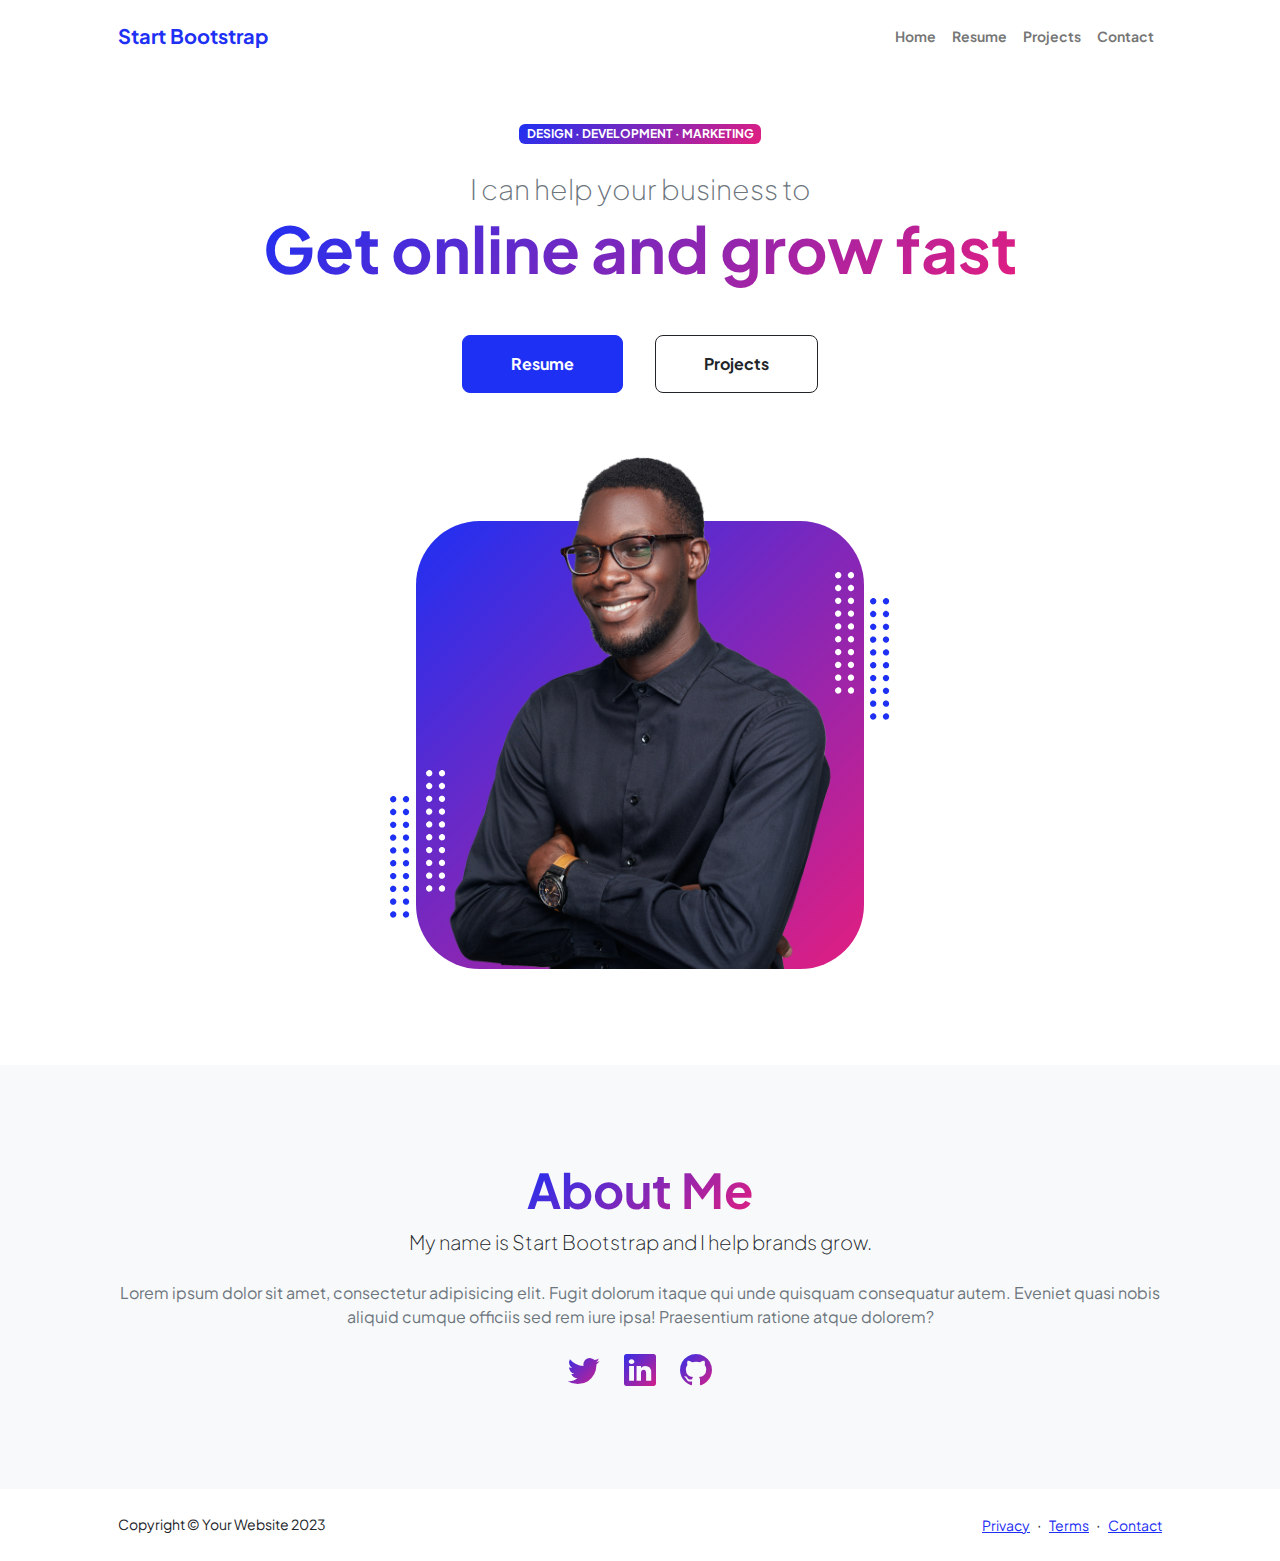
<file: bootstrapTemplate/startbootstrap-personal-gh-pages/index.html>
<!DOCTYPE html>
<html lang="en">
    <head>
        <meta charset="utf-8" />
        <meta name="viewport" content="width=device-width, initial-scale=1, shrink-to-fit=no" />
        <meta name="description" content="" />
        <meta name="author" content="" />
        <title>Personal - Start Bootstrap Theme</title>
        <!-- Favicon-->
        <link rel="icon" type="image/x-icon" href="assets/favicon.ico" />
        <!-- Custom Google font-->
        <link rel="preconnect" href="https://fonts.googleapis.com" />
        <link rel="preconnect" href="https://fonts.gstatic.com" crossorigin />
        <link href="https://fonts.googleapis.com/css2?family=Plus+Jakarta+Sans:wght@100;200;300;400;500;600;700;800;900&amp;display=swap" rel="stylesheet" />
        <!-- Bootstrap icons-->
        <link href="https://cdn.jsdelivr.net/npm/bootstrap-icons@1.8.1/font/bootstrap-icons.css" rel="stylesheet" />
        <!-- Core theme CSS (includes Bootstrap)-->
        <link href="css/styles.css" rel="stylesheet" />
    </head>
    <body class="d-flex flex-column h-100">
        <main class="flex-shrink-0">
            <!-- Navigation-->
            <nav class="navbar navbar-expand-lg navbar-light bg-white py-3">
                <div class="container px-5">
                    <a class="navbar-brand" href="index.html"><span class="fw-bolder text-primary">Start Bootstrap</span></a>
                    <button class="navbar-toggler" type="button" data-bs-toggle="collapse" data-bs-target="#navbarSupportedContent" aria-controls="navbarSupportedContent" aria-expanded="false" aria-label="Toggle navigation"><span class="navbar-toggler-icon"></span></button>
                    <div class="collapse navbar-collapse" id="navbarSupportedContent">
                        <ul class="navbar-nav ms-auto mb-2 mb-lg-0 small fw-bolder">
                            <li class="nav-item"><a class="nav-link" href="index.html">Home</a></li>
                            <li class="nav-item"><a class="nav-link" href="resume.html">Resume</a></li>
                            <li class="nav-item"><a class="nav-link" href="projects.html">Projects</a></li>
                            <li class="nav-item"><a class="nav-link" href="contact.html">Contact</a></li>
                        </ul>
                    </div>
                </div>
            </nav>
            <!-- Header-->
            <header class="py-5">
                <div class="container px-5 pb-5">
                    <div class="row gx-5 align-items-center">
                        <div class="col-xxl-5">
                            <!-- Header text content-->
                            <div class="text-center text-xxl-start">
                                <div class="badge bg-gradient-primary-to-secondary text-white mb-4"><div class="text-uppercase">Design &middot; Development &middot; Marketing</div></div>
                                <div class="fs-3 fw-light text-muted">I can help your business to</div>
                                <h1 class="display-3 fw-bolder mb-5"><span class="text-gradient d-inline">Get online and grow fast</span></h1>
                                <div class="d-grid gap-3 d-sm-flex justify-content-sm-center justify-content-xxl-start mb-3">
                                    <a class="btn btn-primary btn-lg px-5 py-3 me-sm-3 fs-6 fw-bolder" href="resume.html">Resume</a>
                                    <a class="btn btn-outline-dark btn-lg px-5 py-3 fs-6 fw-bolder" href="projects.html">Projects</a>
                                </div>
                            </div>
                        </div>
                        <div class="col-xxl-7">
                            <!-- Header profile picture-->
                            <div class="d-flex justify-content-center mt-5 mt-xxl-0">
                                <div class="profile bg-gradient-primary-to-secondary">
                                    <!-- TIP: For best results, use a photo with a transparent background like the demo example below-->
                                    <!-- Watch a tutorial on how to do this on YouTube (link)-->
                                    <img class="profile-img" src="assets/profile.png" alt="..." />
                                    <div class="dots-1">
                                        <!-- SVG Dots-->
                                        <svg version="1.1" xmlns="http://www.w3.org/2000/svg" xmlns:xlink="http://www.w3.org/1999/xlink" x="0px" y="0px" viewBox="0 0 191.6 1215.4" style="enable-background: new 0 0 191.6 1215.4" xml:space="preserve">
                                            <g transform="translate(0.000000,1280.000000) scale(0.100000,-0.100000)">
                                                <path d="M227.7,12788.6c-105-35-200-141-222-248c-43-206,163-412,369-369c155,32,275,190,260,339c-11,105-90,213-190,262        C383.7,12801.6,289.7,12808.6,227.7,12788.6z"></path>
                                                <path d="M1507.7,12788.6c-151-50-253-216-222-362c25-119,136-230,254-255c194-41,395,142,375,339c-11,105-90,213-190,262        C1663.7,12801.6,1569.7,12808.6,1507.7,12788.6z"></path>
                                                <path d="M227.7,11508.6c-105-35-200-141-222-248c-43-206,163-412,369-369c155,32,275,190,260,339c-11,105-90,213-190,262        C383.7,11521.6,289.7,11528.6,227.7,11508.6z"></path>
                                                <path d="M1507.7,11508.6c-151-50-253-216-222-362c25-119,136-230,254-255c194-41,395,142,375,339c-11,105-90,213-190,262        C1663.7,11521.6,1569.7,11528.6,1507.7,11508.6z"></path>
                                                <path d="M227.7,10228.6c-105-35-200-141-222-248c-43-206,163-412,369-369c155,32,275,190,260,339c-11,105-90,213-190,262        C383.7,10241.6,289.7,10248.6,227.7,10228.6z"></path>
                                                <path d="M1507.7,10228.6c-105-35-200-141-222-248c-43-206,163-412,369-369c155,32,275,190,260,339c-11,105-90,213-190,262        C1663.7,10241.6,1569.7,10248.6,1507.7,10228.6z"></path>
                                                <path d="M227.7,8948.6c-105-35-200-141-222-248c-43-206,163-412,369-369c155,32,275,190,260,339c-11,105-90,213-190,262        C383.7,8961.6,289.7,8968.6,227.7,8948.6z"></path>
                                                <path d="M1507.7,8948.6c-105-35-200-141-222-248c-43-206,163-412,369-369c155,32,275,190,260,339c-11,105-90,213-190,262        C1663.7,8961.6,1569.7,8968.6,1507.7,8948.6z"></path>
                                                <path d="M227.7,7668.6c-105-35-200-141-222-248c-43-206,163-412,369-369c155,32,275,190,260,339c-11,105-90,213-190,262        C383.7,7681.6,289.7,7688.6,227.7,7668.6z"></path>
                                                <path d="M1507.7,7668.6c-105-35-200-141-222-248c-43-206,163-412,369-369c155,32,275,190,260,339c-11,105-90,213-190,262        C1663.7,7681.6,1569.7,7688.6,1507.7,7668.6z"></path>
                                                <path d="M227.7,6388.6c-105-35-200-141-222-248c-43-206,163-412,369-369c155,32,275,190,260,339c-11,105-90,213-190,262        C383.7,6401.6,289.7,6408.6,227.7,6388.6z"></path>
                                                <path d="M1507.7,6388.6c-105-35-200-141-222-248c-43-206,163-412,369-369c155,32,275,190,260,339c-11,105-90,213-190,262        C1663.7,6401.6,1569.7,6408.6,1507.7,6388.6z"></path>
                                                <path d="M227.7,5108.6c-105-35-200-141-222-248c-43-206,163-412,369-369c155,32,275,190,260,339c-11,105-90,213-190,262        C383.7,5121.6,289.7,5128.6,227.7,5108.6z"></path>
                                                <path d="M1507.7,5108.6c-105-35-200-141-222-248c-43-206,163-412,369-369c155,32,275,190,260,339c-11,105-90,213-190,262        C1663.7,5121.6,1569.7,5128.6,1507.7,5108.6z"></path>
                                                <path d="M227.7,3828.6c-105-35-200-141-222-248c-43-206,163-412,369-369c155,32,275,190,260,339c-11,105-90,213-190,262        C383.7,3841.6,289.7,3848.6,227.7,3828.6z"></path>
                                                <path d="M1507.7,3828.6c-105-35-200-141-222-248c-43-206,163-412,369-369c155,32,275,190,260,339c-11,105-90,213-190,262        C1663.7,3841.6,1569.7,3848.6,1507.7,3828.6z"></path>
                                                <path d="M227.7,2548.6c-105-35-200-141-222-248c-43-206,163-412,369-369c155,32,275,190,260,339c-11,105-90,213-190,262        C383.7,2561.6,289.7,2568.6,227.7,2548.6z"></path>
                                                <path d="M1507.7,2548.6c-105-35-200-141-222-248c-43-206,163-412,369-369c155,32,275,190,260,339c-11,105-90,213-190,262        C1663.7,2561.6,1569.7,2568.6,1507.7,2548.6z"></path>
                                                <path d="M227.7,1268.6c-105-35-200-141-222-248c-43-206,163-412,369-369c155,32,275,190,260,339c-11,105-90,213-190,262        C383.7,1281.6,289.7,1288.6,227.7,1268.6z"></path>
                                                <path d="M1507.7,1268.6c-105-35-200-141-222-248c-43-206,163-412,369-369c155,32,275,190,260,339c-11,105-90,213-190,262        C1663.7,1281.6,1569.7,1288.6,1507.7,1268.6z"></path>
                                            </g>
                                        </svg>
                                        <!-- END of SVG dots-->
                                    </div>
                                    <div class="dots-2">
                                        <!-- SVG Dots-->
                                        <svg version="1.1" xmlns="http://www.w3.org/2000/svg" xmlns:xlink="http://www.w3.org/1999/xlink" x="0px" y="0px" viewBox="0 0 191.6 1215.4" style="enable-background: new 0 0 191.6 1215.4" xml:space="preserve">
                                            <g transform="translate(0.000000,1280.000000) scale(0.100000,-0.100000)">
                                                <path d="M227.7,12788.6c-105-35-200-141-222-248c-43-206,163-412,369-369c155,32,275,190,260,339c-11,105-90,213-190,262        C383.7,12801.6,289.7,12808.6,227.7,12788.6z"></path>
                                                <path d="M1507.7,12788.6c-151-50-253-216-222-362c25-119,136-230,254-255c194-41,395,142,375,339c-11,105-90,213-190,262        C1663.7,12801.6,1569.7,12808.6,1507.7,12788.6z"></path>
                                                <path d="M227.7,11508.6c-105-35-200-141-222-248c-43-206,163-412,369-369c155,32,275,190,260,339c-11,105-90,213-190,262        C383.7,11521.6,289.7,11528.6,227.7,11508.6z"></path>
                                                <path d="M1507.7,11508.6c-151-50-253-216-222-362c25-119,136-230,254-255c194-41,395,142,375,339c-11,105-90,213-190,262        C1663.7,11521.6,1569.7,11528.6,1507.7,11508.6z"></path>
                                                <path d="M227.7,10228.6c-105-35-200-141-222-248c-43-206,163-412,369-369c155,32,275,190,260,339c-11,105-90,213-190,262        C383.7,10241.6,289.7,10248.6,227.7,10228.6z"></path>
                                                <path d="M1507.7,10228.6c-105-35-200-141-222-248c-43-206,163-412,369-369c155,32,275,190,260,339c-11,105-90,213-190,262        C1663.7,10241.6,1569.7,10248.6,1507.7,10228.6z"></path>
                                                <path d="M227.7,8948.6c-105-35-200-141-222-248c-43-206,163-412,369-369c155,32,275,190,260,339c-11,105-90,213-190,262        C383.7,8961.6,289.7,8968.6,227.7,8948.6z"></path>
                                                <path d="M1507.7,8948.6c-105-35-200-141-222-248c-43-206,163-412,369-369c155,32,275,190,260,339c-11,105-90,213-190,262        C1663.7,8961.6,1569.7,8968.6,1507.7,8948.6z"></path>
                                                <path d="M227.7,7668.6c-105-35-200-141-222-248c-43-206,163-412,369-369c155,32,275,190,260,339c-11,105-90,213-190,262        C383.7,7681.6,289.7,7688.6,227.7,7668.6z"></path>
                                                <path d="M1507.7,7668.6c-105-35-200-141-222-248c-43-206,163-412,369-369c155,32,275,190,260,339c-11,105-90,213-190,262        C1663.7,7681.6,1569.7,7688.6,1507.7,7668.6z"></path>
                                                <path d="M227.7,6388.6c-105-35-200-141-222-248c-43-206,163-412,369-369c155,32,275,190,260,339c-11,105-90,213-190,262        C383.7,6401.6,289.7,6408.6,227.7,6388.6z"></path>
                                                <path d="M1507.7,6388.6c-105-35-200-141-222-248c-43-206,163-412,369-369c155,32,275,190,260,339c-11,105-90,213-190,262        C1663.7,6401.6,1569.7,6408.6,1507.7,6388.6z"></path>
                                                <path d="M227.7,5108.6c-105-35-200-141-222-248c-43-206,163-412,369-369c155,32,275,190,260,339c-11,105-90,213-190,262        C383.7,5121.6,289.7,5128.6,227.7,5108.6z"></path>
                                                <path d="M1507.7,5108.6c-105-35-200-141-222-248c-43-206,163-412,369-369c155,32,275,190,260,339c-11,105-90,213-190,262        C1663.7,5121.6,1569.7,5128.6,1507.7,5108.6z"></path>
                                                <path d="M227.7,3828.6c-105-35-200-141-222-248c-43-206,163-412,369-369c155,32,275,190,260,339c-11,105-90,213-190,262        C383.7,3841.6,289.7,3848.6,227.7,3828.6z"></path>
                                                <path d="M1507.7,3828.6c-105-35-200-141-222-248c-43-206,163-412,369-369c155,32,275,190,260,339c-11,105-90,213-190,262        C1663.7,3841.6,1569.7,3848.6,1507.7,3828.6z"></path>
                                                <path d="M227.7,2548.6c-105-35-200-141-222-248c-43-206,163-412,369-369c155,32,275,190,260,339c-11,105-90,213-190,262        C383.7,2561.6,289.7,2568.6,227.7,2548.6z"></path>
                                                <path d="M1507.7,2548.6c-105-35-200-141-222-248c-43-206,163-412,369-369c155,32,275,190,260,339c-11,105-90,213-190,262        C1663.7,2561.6,1569.7,2568.6,1507.7,2548.6z"></path>
                                                <path d="M227.7,1268.6c-105-35-200-141-222-248c-43-206,163-412,369-369c155,32,275,190,260,339c-11,105-90,213-190,262        C383.7,1281.6,289.7,1288.6,227.7,1268.6z"></path>
                                                <path d="M1507.7,1268.6c-105-35-200-141-222-248c-43-206,163-412,369-369c155,32,275,190,260,339c-11,105-90,213-190,262        C1663.7,1281.6,1569.7,1288.6,1507.7,1268.6z"></path>
                                            </g>
                                        </svg>
                                        <!-- END of SVG dots-->
                                    </div>
                                    <div class="dots-3">
                                        <!-- SVG Dots-->
                                        <svg version="1.1" xmlns="http://www.w3.org/2000/svg" xmlns:xlink="http://www.w3.org/1999/xlink" x="0px" y="0px" viewBox="0 0 191.6 1215.4" style="enable-background: new 0 0 191.6 1215.4" xml:space="preserve">
                                            <g transform="translate(0.000000,1280.000000) scale(0.100000,-0.100000)">
                                                <path d="M227.7,12788.6c-105-35-200-141-222-248c-43-206,163-412,369-369c155,32,275,190,260,339c-11,105-90,213-190,262        C383.7,12801.6,289.7,12808.6,227.7,12788.6z"></path>
                                                <path d="M1507.7,12788.6c-151-50-253-216-222-362c25-119,136-230,254-255c194-41,395,142,375,339c-11,105-90,213-190,262        C1663.7,12801.6,1569.7,12808.6,1507.7,12788.6z"></path>
                                                <path d="M227.7,11508.6c-105-35-200-141-222-248c-43-206,163-412,369-369c155,32,275,190,260,339c-11,105-90,213-190,262        C383.7,11521.6,289.7,11528.6,227.7,11508.6z"></path>
                                                <path d="M1507.7,11508.6c-151-50-253-216-222-362c25-119,136-230,254-255c194-41,395,142,375,339c-11,105-90,213-190,262        C1663.7,11521.6,1569.7,11528.6,1507.7,11508.6z"></path>
                                                <path d="M227.7,10228.6c-105-35-200-141-222-248c-43-206,163-412,369-369c155,32,275,190,260,339c-11,105-90,213-190,262        C383.7,10241.6,289.7,10248.6,227.7,10228.6z"></path>
                                                <path d="M1507.7,10228.6c-105-35-200-141-222-248c-43-206,163-412,369-369c155,32,275,190,260,339c-11,105-90,213-190,262        C1663.7,10241.6,1569.7,10248.6,1507.7,10228.6z"></path>
                                                <path d="M227.7,8948.6c-105-35-200-141-222-248c-43-206,163-412,369-369c155,32,275,190,260,339c-11,105-90,213-190,262        C383.7,8961.6,289.7,8968.6,227.7,8948.6z"></path>
                                                <path d="M1507.7,8948.6c-105-35-200-141-222-248c-43-206,163-412,369-369c155,32,275,190,260,339c-11,105-90,213-190,262        C1663.7,8961.6,1569.7,8968.6,1507.7,8948.6z"></path>
                                                <path d="M227.7,7668.6c-105-35-200-141-222-248c-43-206,163-412,369-369c155,32,275,190,260,339c-11,105-90,213-190,262        C383.7,7681.6,289.7,7688.6,227.7,7668.6z"></path>
                                                <path d="M1507.7,7668.6c-105-35-200-141-222-248c-43-206,163-412,369-369c155,32,275,190,260,339c-11,105-90,213-190,262        C1663.7,7681.6,1569.7,7688.6,1507.7,7668.6z"></path>
                                                <path d="M227.7,6388.6c-105-35-200-141-222-248c-43-206,163-412,369-369c155,32,275,190,260,339c-11,105-90,213-190,262        C383.7,6401.6,289.7,6408.6,227.7,6388.6z"></path>
                                                <path d="M1507.7,6388.6c-105-35-200-141-222-248c-43-206,163-412,369-369c155,32,275,190,260,339c-11,105-90,213-190,262        C1663.7,6401.6,1569.7,6408.6,1507.7,6388.6z"></path>
                                                <path d="M227.7,5108.6c-105-35-200-141-222-248c-43-206,163-412,369-369c155,32,275,190,260,339c-11,105-90,213-190,262        C383.7,5121.6,289.7,5128.6,227.7,5108.6z"></path>
                                                <path d="M1507.7,5108.6c-105-35-200-141-222-248c-43-206,163-412,369-369c155,32,275,190,260,339c-11,105-90,213-190,262        C1663.7,5121.6,1569.7,5128.6,1507.7,5108.6z"></path>
                                                <path d="M227.7,3828.6c-105-35-200-141-222-248c-43-206,163-412,369-369c155,32,275,190,260,339c-11,105-90,213-190,262        C383.7,3841.6,289.7,3848.6,227.7,3828.6z"></path>
                                                <path d="M1507.7,3828.6c-105-35-200-141-222-248c-43-206,163-412,369-369c155,32,275,190,260,339c-11,105-90,213-190,262        C1663.7,3841.6,1569.7,3848.6,1507.7,3828.6z"></path>
                                                <path d="M227.7,2548.6c-105-35-200-141-222-248c-43-206,163-412,369-369c155,32,275,190,260,339c-11,105-90,213-190,262        C383.7,2561.6,289.7,2568.6,227.7,2548.6z"></path>
                                                <path d="M1507.7,2548.6c-105-35-200-141-222-248c-43-206,163-412,369-369c155,32,275,190,260,339c-11,105-90,213-190,262        C1663.7,2561.6,1569.7,2568.6,1507.7,2548.6z"></path>
                                                <path d="M227.7,1268.6c-105-35-200-141-222-248c-43-206,163-412,369-369c155,32,275,190,260,339c-11,105-90,213-190,262        C383.7,1281.6,289.7,1288.6,227.7,1268.6z"></path>
                                                <path d="M1507.7,1268.6c-105-35-200-141-222-248c-43-206,163-412,369-369c155,32,275,190,260,339c-11,105-90,213-190,262        C1663.7,1281.6,1569.7,1288.6,1507.7,1268.6z"></path>
                                            </g>
                                        </svg>
                                        <!-- END of SVG dots-->
                                    </div>
                                    <div class="dots-4">
                                        <!-- SVG Dots-->
                                        <svg version="1.1" xmlns="http://www.w3.org/2000/svg" xmlns:xlink="http://www.w3.org/1999/xlink" x="0px" y="0px" viewBox="0 0 191.6 1215.4" style="enable-background: new 0 0 191.6 1215.4" xml:space="preserve">
                                            <g transform="translate(0.000000,1280.000000) scale(0.100000,-0.100000)">
                                                <path d="M227.7,12788.6c-105-35-200-141-222-248c-43-206,163-412,369-369c155,32,275,190,260,339c-11,105-90,213-190,262        C383.7,12801.6,289.7,12808.6,227.7,12788.6z"></path>
                                                <path d="M1507.7,12788.6c-151-50-253-216-222-362c25-119,136-230,254-255c194-41,395,142,375,339c-11,105-90,213-190,262        C1663.7,12801.6,1569.7,12808.6,1507.7,12788.6z"></path>
                                                <path d="M227.7,11508.6c-105-35-200-141-222-248c-43-206,163-412,369-369c155,32,275,190,260,339c-11,105-90,213-190,262        C383.7,11521.6,289.7,11528.6,227.7,11508.6z"></path>
                                                <path d="M1507.7,11508.6c-151-50-253-216-222-362c25-119,136-230,254-255c194-41,395,142,375,339c-11,105-90,213-190,262        C1663.7,11521.6,1569.7,11528.6,1507.7,11508.6z"></path>
                                                <path d="M227.7,10228.6c-105-35-200-141-222-248c-43-206,163-412,369-369c155,32,275,190,260,339c-11,105-90,213-190,262        C383.7,10241.6,289.7,10248.6,227.7,10228.6z"></path>
                                                <path d="M1507.7,10228.6c-105-35-200-141-222-248c-43-206,163-412,369-369c155,32,275,190,260,339c-11,105-90,213-190,262        C1663.7,10241.6,1569.7,10248.6,1507.7,10228.6z"></path>
                                                <path d="M227.7,8948.6c-105-35-200-141-222-248c-43-206,163-412,369-369c155,32,275,190,260,339c-11,105-90,213-190,262        C383.7,8961.6,289.7,8968.6,227.7,8948.6z"></path>
                                                <path d="M1507.7,8948.6c-105-35-200-141-222-248c-43-206,163-412,369-369c155,32,275,190,260,339c-11,105-90,213-190,262        C1663.7,8961.6,1569.7,8968.6,1507.7,8948.6z"></path>
                                                <path d="M227.7,7668.6c-105-35-200-141-222-248c-43-206,163-412,369-369c155,32,275,190,260,339c-11,105-90,213-190,262        C383.7,7681.6,289.7,7688.6,227.7,7668.6z"></path>
                                                <path d="M1507.7,7668.6c-105-35-200-141-222-248c-43-206,163-412,369-369c155,32,275,190,260,339c-11,105-90,213-190,262        C1663.7,7681.6,1569.7,7688.6,1507.7,7668.6z"></path>
                                                <path d="M227.7,6388.6c-105-35-200-141-222-248c-43-206,163-412,369-369c155,32,275,190,260,339c-11,105-90,213-190,262        C383.7,6401.6,289.7,6408.6,227.7,6388.6z"></path>
                                                <path d="M1507.7,6388.6c-105-35-200-141-222-248c-43-206,163-412,369-369c155,32,275,190,260,339c-11,105-90,213-190,262        C1663.7,6401.6,1569.7,6408.6,1507.7,6388.6z"></path>
                                                <path d="M227.7,5108.6c-105-35-200-141-222-248c-43-206,163-412,369-369c155,32,275,190,260,339c-11,105-90,213-190,262        C383.7,5121.6,289.7,5128.6,227.7,5108.6z"></path>
                                                <path d="M1507.7,5108.6c-105-35-200-141-222-248c-43-206,163-412,369-369c155,32,275,190,260,339c-11,105-90,213-190,262        C1663.7,5121.6,1569.7,5128.6,1507.7,5108.6z"></path>
                                                <path d="M227.7,3828.6c-105-35-200-141-222-248c-43-206,163-412,369-369c155,32,275,190,260,339c-11,105-90,213-190,262        C383.7,3841.6,289.7,3848.6,227.7,3828.6z"></path>
                                                <path d="M1507.7,3828.6c-105-35-200-141-222-248c-43-206,163-412,369-369c155,32,275,190,260,339c-11,105-90,213-190,262        C1663.7,3841.6,1569.7,3848.6,1507.7,3828.6z"></path>
                                                <path d="M227.7,2548.6c-105-35-200-141-222-248c-43-206,163-412,369-369c155,32,275,190,260,339c-11,105-90,213-190,262        C383.7,2561.6,289.7,2568.6,227.7,2548.6z"></path>
                                                <path d="M1507.7,2548.6c-105-35-200-141-222-248c-43-206,163-412,369-369c155,32,275,190,260,339c-11,105-90,213-190,262        C1663.7,2561.6,1569.7,2568.6,1507.7,2548.6z"></path>
                                                <path d="M227.7,1268.6c-105-35-200-141-222-248c-43-206,163-412,369-369c155,32,275,190,260,339c-11,105-90,213-190,262        C383.7,1281.6,289.7,1288.6,227.7,1268.6z"></path>
                                                <path d="M1507.7,1268.6c-105-35-200-141-222-248c-43-206,163-412,369-369c155,32,275,190,260,339c-11,105-90,213-190,262        C1663.7,1281.6,1569.7,1288.6,1507.7,1268.6z"></path>
                                            </g>
                                        </svg>
                                        <!-- END of SVG dots-->
                                    </div>
                                </div>
                            </div>
                        </div>
                    </div>
                </div>
            </header>
            <!-- About Section-->
            <section class="bg-light py-5">
                <div class="container px-5">
                    <div class="row gx-5 justify-content-center">
                        <div class="col-xxl-8">
                            <div class="text-center my-5">
                                <h2 class="display-5 fw-bolder"><span class="text-gradient d-inline">About Me</span></h2>
                                <p class="lead fw-light mb-4">My name is Start Bootstrap and I help brands grow.</p>
                                <p class="text-muted">Lorem ipsum dolor sit amet, consectetur adipisicing elit. Fugit dolorum itaque qui unde quisquam consequatur autem. Eveniet quasi nobis aliquid cumque officiis sed rem iure ipsa! Praesentium ratione atque dolorem?</p>
                                <div class="d-flex justify-content-center fs-2 gap-4">
                                    <a class="text-gradient" href="#!"><i class="bi bi-twitter"></i></a>
                                    <a class="text-gradient" href="#!"><i class="bi bi-linkedin"></i></a>
                                    <a class="text-gradient" href="#!"><i class="bi bi-github"></i></a>
                                </div>
                            </div>
                        </div>
                    </div>
                </div>
            </section>
        </main>
        <!-- Footer-->
        <footer class="bg-white py-4 mt-auto">
            <div class="container px-5">
                <div class="row align-items-center justify-content-between flex-column flex-sm-row">
                    <div class="col-auto"><div class="small m-0">Copyright &copy; Your Website 2023</div></div>
                    <div class="col-auto">
                        <a class="small" href="#!">Privacy</a>
                        <span class="mx-1">&middot;</span>
                        <a class="small" href="#!">Terms</a>
                        <span class="mx-1">&middot;</span>
                        <a class="small" href="#!">Contact</a>
                    </div>
                </div>
            </div>
        </footer>
        <!-- Bootstrap core JS-->
        <script src="https://cdn.jsdelivr.net/npm/bootstrap@5.2.3/dist/js/bootstrap.bundle.min.js"></script>
        <!-- Core theme JS-->
        <script src="js/scripts.js"></script>
    </body>
</html>
</file>
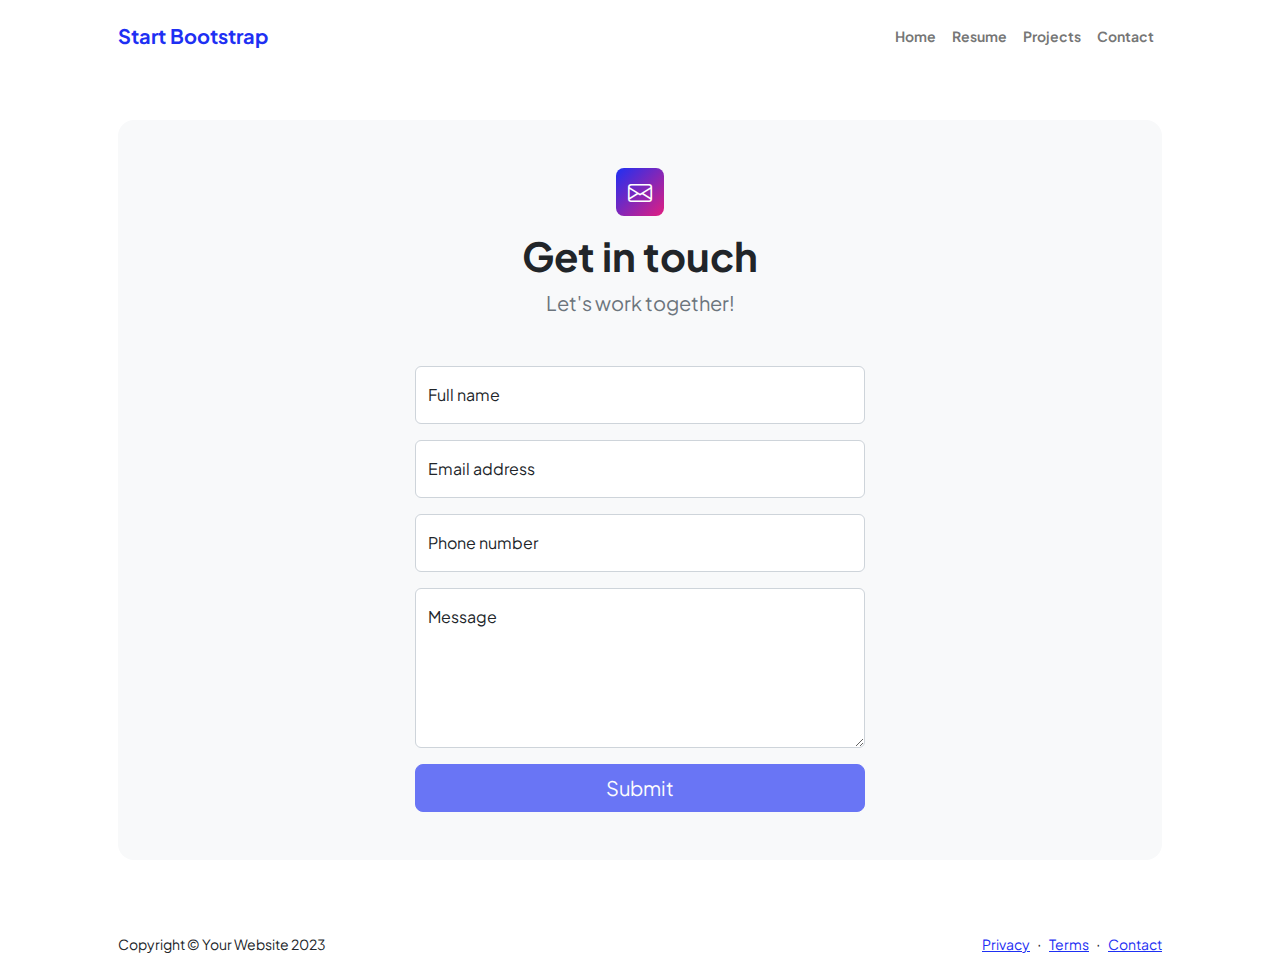
<file: bootstrapTemplate/startbootstrap-personal-gh-pages/contact.html>
<!DOCTYPE html>
<html lang="en">
    <head>
        <meta charset="utf-8" />
        <meta name="viewport" content="width=device-width, initial-scale=1, shrink-to-fit=no" />
        <meta name="description" content />
        <meta name="author" content />
        <title>Modern Business - Start Bootstrap Template</title>
        <!-- Favicon-->
        <link rel="icon" type="image/x-icon" href="assets/favicon.ico" />
        <!-- Custom Google font-->
        <link rel="preconnect" href="https://fonts.googleapis.com" />
        <link rel="preconnect" href="https://fonts.gstatic.com" crossorigin />
        <link href="https://fonts.googleapis.com/css2?family=Plus+Jakarta+Sans:wght@100;200;300;400;500;600;700;800;900&amp;display=swap" rel="stylesheet" />
        <!-- Bootstrap icons-->
        <link href="https://cdn.jsdelivr.net/npm/bootstrap-icons@1.8.1/font/bootstrap-icons.css" rel="stylesheet" />
        <!-- Core theme CSS (includes Bootstrap)-->
        <link href="css/styles.css" rel="stylesheet" />
    </head>
    <body class="d-flex flex-column">
        <main class="flex-shrink-0">
            <!-- Navigation-->
            <nav class="navbar navbar-expand-lg navbar-light bg-white py-3">
                <div class="container px-5">
                    <a class="navbar-brand" href="index.html"><span class="fw-bolder text-primary">Start Bootstrap</span></a>
                    <button class="navbar-toggler" type="button" data-bs-toggle="collapse" data-bs-target="#navbarSupportedContent" aria-controls="navbarSupportedContent" aria-expanded="false" aria-label="Toggle navigation"><span class="navbar-toggler-icon"></span></button>
                    <div class="collapse navbar-collapse" id="navbarSupportedContent">
                        <ul class="navbar-nav ms-auto mb-2 mb-lg-0 small fw-bolder">
                            <li class="nav-item"><a class="nav-link" href="index.html">Home</a></li>
                            <li class="nav-item"><a class="nav-link" href="resume.html">Resume</a></li>
                            <li class="nav-item"><a class="nav-link" href="projects.html">Projects</a></li>
                            <li class="nav-item"><a class="nav-link" href="contact.html">Contact</a></li>
                        </ul>
                    </div>
                </div>
            </nav>
            <!-- Page content-->
            <section class="py-5">
                <div class="container px-5">
                    <!-- Contact form-->
                    <div class="bg-light rounded-4 py-5 px-4 px-md-5">
                        <div class="text-center mb-5">
                            <div class="feature bg-primary bg-gradient-primary-to-secondary text-white rounded-3 mb-3"><i class="bi bi-envelope"></i></div>
                            <h1 class="fw-bolder">Get in touch</h1>
                            <p class="lead fw-normal text-muted mb-0">Let's work together!</p>
                        </div>
                        <div class="row gx-5 justify-content-center">
                            <div class="col-lg-8 col-xl-6">
                                <!-- * * * * * * * * * * * * * * *-->
                                <!-- * * SB Forms Contact Form * *-->
                                <!-- * * * * * * * * * * * * * * *-->
                                <!-- This form is pre-integrated with SB Forms.-->
                                <!-- To make this form functional, sign up at-->
                                <!-- https://startbootstrap.com/solution/contact-forms-->
                                <!-- to get an API token!-->
                                <form id="contactForm" data-sb-form-api-token="API_TOKEN">
                                    <!-- Name input-->
                                    <div class="form-floating mb-3">
                                        <input class="form-control" id="name" type="text" placeholder="Enter your name..." data-sb-validations="required" />
                                        <label for="name">Full name</label>
                                        <div class="invalid-feedback" data-sb-feedback="name:required">A name is required.</div>
                                    </div>
                                    <!-- Email address input-->
                                    <div class="form-floating mb-3">
                                        <input class="form-control" id="email" type="email" placeholder="name@example.com" data-sb-validations="required,email" />
                                        <label for="email">Email address</label>
                                        <div class="invalid-feedback" data-sb-feedback="email:required">An email is required.</div>
                                        <div class="invalid-feedback" data-sb-feedback="email:email">Email is not valid.</div>
                                    </div>
                                    <!-- Phone number input-->
                                    <div class="form-floating mb-3">
                                        <input class="form-control" id="phone" type="tel" placeholder="(123) 456-7890" data-sb-validations="required" />
                                        <label for="phone">Phone number</label>
                                        <div class="invalid-feedback" data-sb-feedback="phone:required">A phone number is required.</div>
                                    </div>
                                    <!-- Message input-->
                                    <div class="form-floating mb-3">
                                        <textarea class="form-control" id="message" type="text" placeholder="Enter your message here..." style="height: 10rem" data-sb-validations="required"></textarea>
                                        <label for="message">Message</label>
                                        <div class="invalid-feedback" data-sb-feedback="message:required">A message is required.</div>
                                    </div>
                                    <!-- Submit success message-->
                                    <!---->
                                    <!-- This is what your users will see when the form-->
                                    <!-- has successfully submitted-->
                                    <div class="d-none" id="submitSuccessMessage">
                                        <div class="text-center mb-3">
                                            <div class="fw-bolder">Form submission successful!</div>
                                            To activate this form, sign up at
                                            <br />
                                            <a href="https://startbootstrap.com/solution/contact-forms">https://startbootstrap.com/solution/contact-forms</a>
                                        </div>
                                    </div>
                                    <!-- Submit error message-->
                                    <!---->
                                    <!-- This is what your users will see when there is-->
                                    <!-- an error submitting the form-->
                                    <div class="d-none" id="submitErrorMessage"><div class="text-center text-danger mb-3">Error sending message!</div></div>
                                    <!-- Submit Button-->
                                    <div class="d-grid"><button class="btn btn-primary btn-lg disabled" id="submitButton" type="submit">Submit</button></div>
                                </form>
                            </div>
                        </div>
                    </div>
                </div>
            </section>
        </main>
        <!-- Footer-->
        <footer class="bg-white py-4 mt-auto">
            <div class="container px-5">
                <div class="row align-items-center justify-content-between flex-column flex-sm-row">
                    <div class="col-auto"><div class="small m-0">Copyright &copy; Your Website 2023</div></div>
                    <div class="col-auto">
                        <a class="small" href="#!">Privacy</a>
                        <span class="mx-1">&middot;</span>
                        <a class="small" href="#!">Terms</a>
                        <span class="mx-1">&middot;</span>
                        <a class="small" href="#!">Contact</a>
                    </div>
                </div>
            </div>
        </footer>
        <!-- Bootstrap core JS-->
        <script src="https://cdn.jsdelivr.net/npm/bootstrap@5.2.3/dist/js/bootstrap.bundle.min.js"></script>
        <!-- Core theme JS-->
        <script src="js/scripts.js"></script>
        <!-- * * * * * * * * * * * * * * * * * * * * * * * * * * * * * * * * * * * * * * * *-->
        <!-- * *                               SB Forms JS                               * *-->
        <!-- * * Activate your form at https://startbootstrap.com/solution/contact-forms * *-->
        <!-- * * * * * * * * * * * * * * * * * * * * * * * * * * * * * * * * * * * * * * * *-->
        <script src="https://cdn.startbootstrap.com/sb-forms-latest.js"></script>
    </body>
</html>
</file>
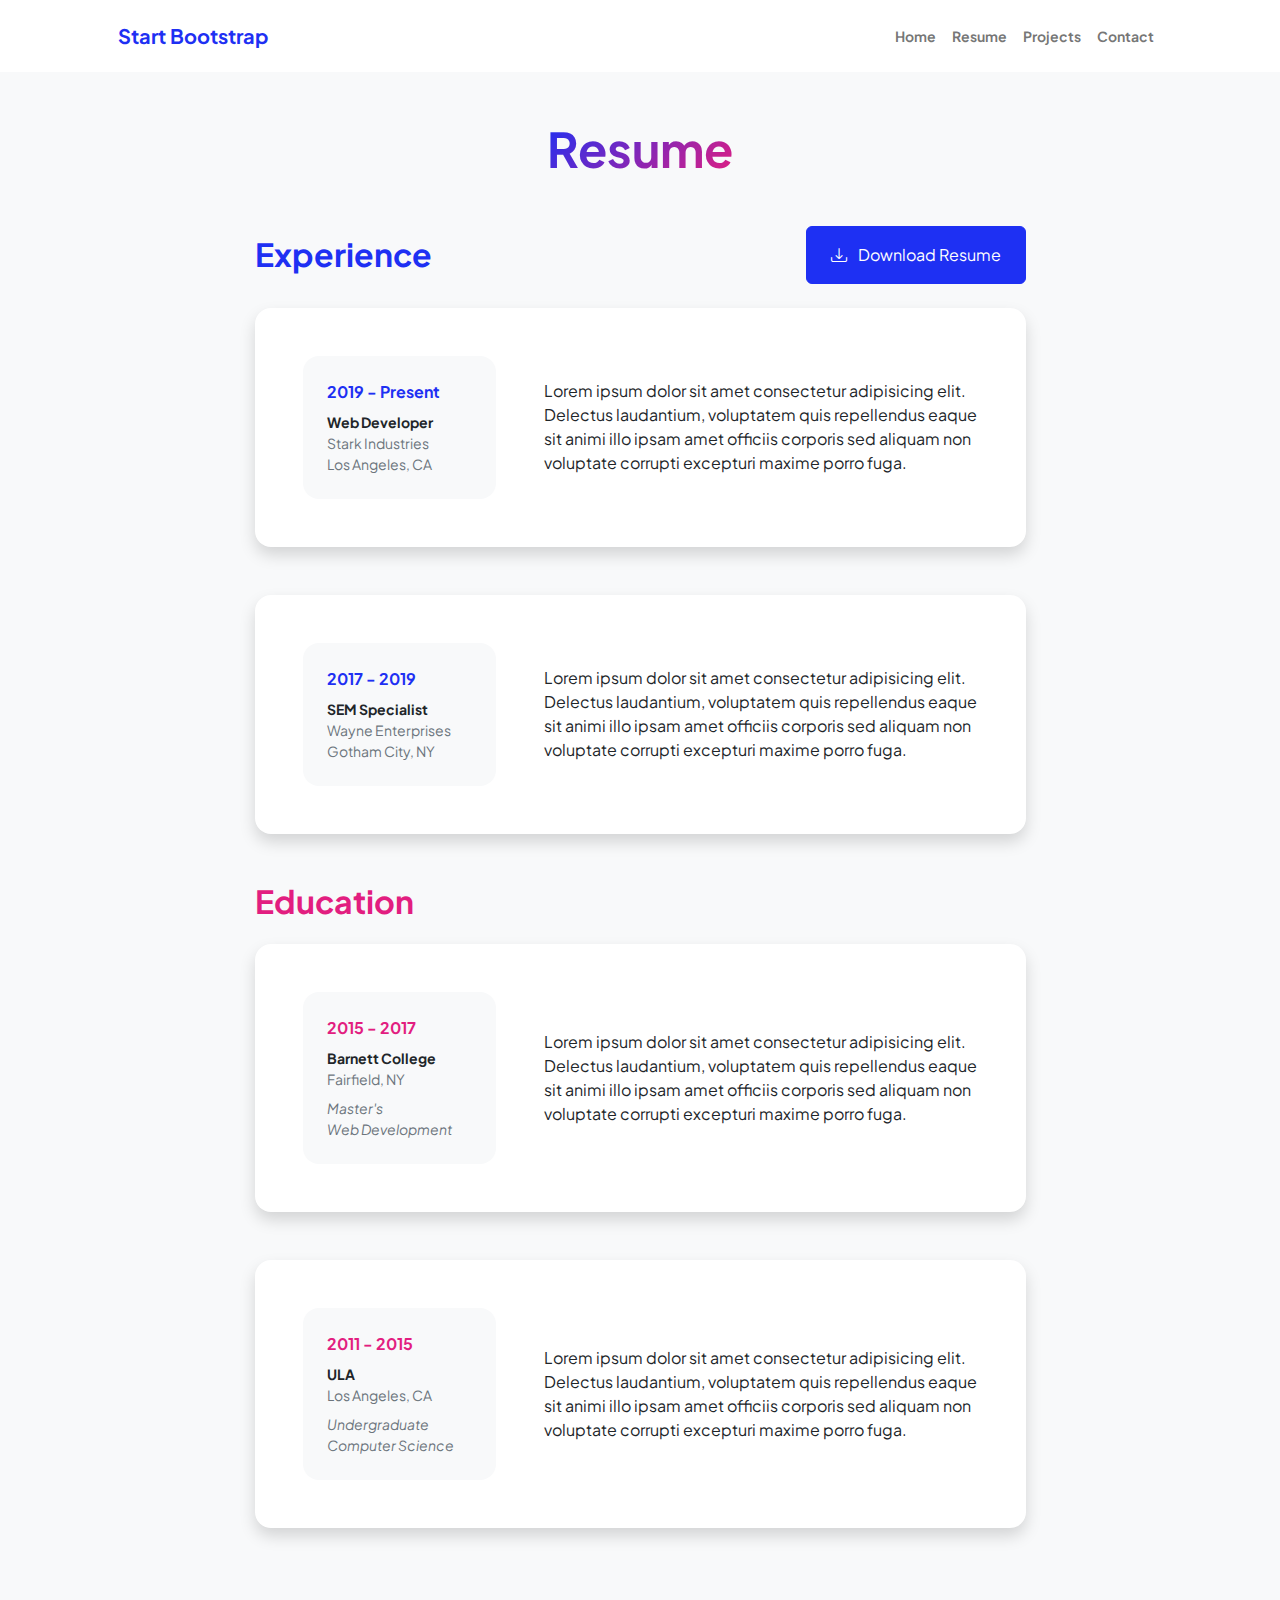
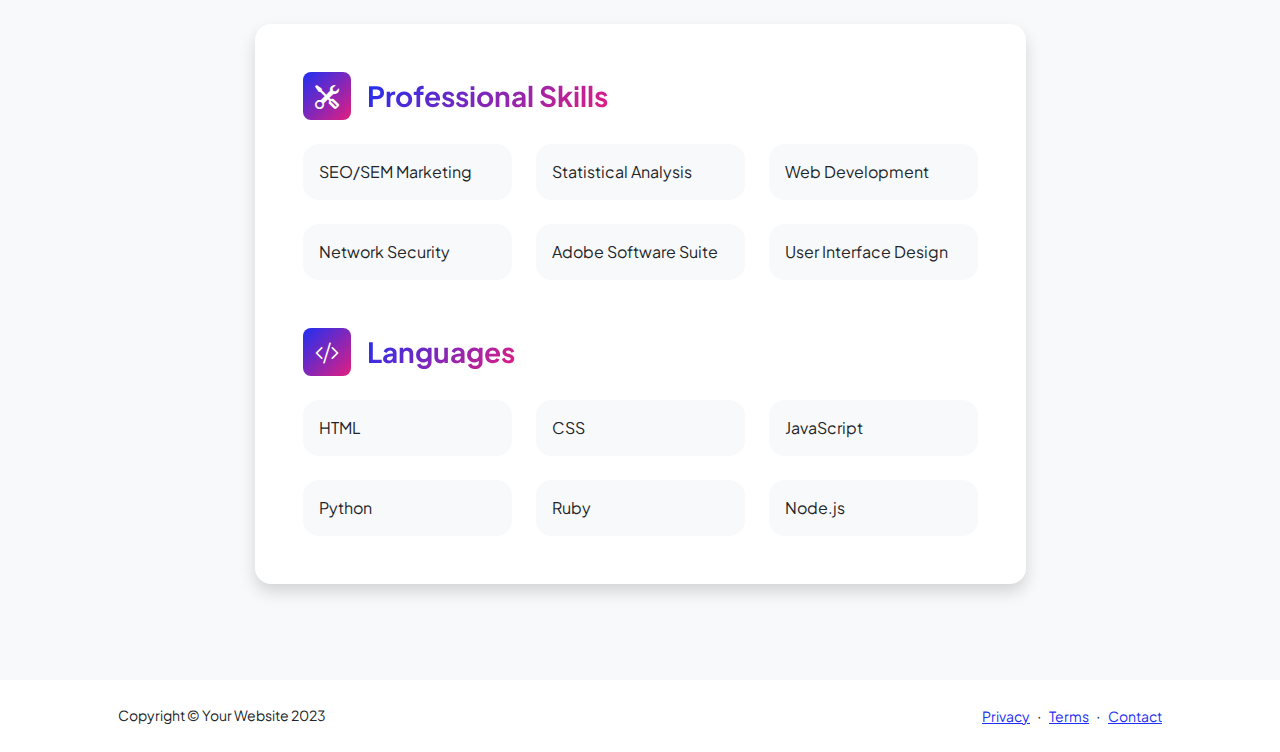
<file: bootstrapTemplate/startbootstrap-personal-gh-pages/resume.html>
<!DOCTYPE html>
<html lang="en">
    <head>
        <meta charset="utf-8" />
        <meta name="viewport" content="width=device-width, initial-scale=1, shrink-to-fit=no" />
        <meta name="description" content="" />
        <meta name="author" content="" />
        <title>Personal - Start Bootstrap Template</title>
        <!-- Favicon-->
        <link rel="icon" type="image/x-icon" href="assets/favicon.ico" />
        <!-- Custom Google font-->
        <link rel="preconnect" href="https://fonts.googleapis.com" />
        <link rel="preconnect" href="https://fonts.gstatic.com" crossorigin />
        <link href="https://fonts.googleapis.com/css2?family=Plus+Jakarta+Sans:wght@100;200;300;400;500;600;700;800;900&amp;display=swap" rel="stylesheet" />
        <!-- Bootstrap icons-->
        <link href="https://cdn.jsdelivr.net/npm/bootstrap-icons@1.8.1/font/bootstrap-icons.css" rel="stylesheet" />
        <!-- Core theme CSS (includes Bootstrap)-->
        <link href="css/styles.css" rel="stylesheet" />
    </head>
    <body class="d-flex flex-column h-100 bg-light">
        <main class="flex-shrink-0">
            <!-- Navigation-->
            <nav class="navbar navbar-expand-lg navbar-light bg-white py-3">
                <div class="container px-5">
                    <a class="navbar-brand" href="index.html"><span class="fw-bolder text-primary">Start Bootstrap</span></a>
                    <button class="navbar-toggler" type="button" data-bs-toggle="collapse" data-bs-target="#navbarSupportedContent" aria-controls="navbarSupportedContent" aria-expanded="false" aria-label="Toggle navigation"><span class="navbar-toggler-icon"></span></button>
                    <div class="collapse navbar-collapse" id="navbarSupportedContent">
                        <ul class="navbar-nav ms-auto mb-2 mb-lg-0 small fw-bolder">
                            <li class="nav-item"><a class="nav-link" href="index.html">Home</a></li>
                            <li class="nav-item"><a class="nav-link" href="resume.html">Resume</a></li>
                            <li class="nav-item"><a class="nav-link" href="projects.html">Projects</a></li>
                            <li class="nav-item"><a class="nav-link" href="contact.html">Contact</a></li>
                        </ul>
                    </div>
                </div>
            </nav>
            <!-- Page Content-->
            <div class="container px-5 my-5">
                <div class="text-center mb-5">
                    <h1 class="display-5 fw-bolder mb-0"><span class="text-gradient d-inline">Resume</span></h1>
                </div>
                <div class="row gx-5 justify-content-center">
                    <div class="col-lg-11 col-xl-9 col-xxl-8">
                        <!-- Experience Section-->
                        <section>
                            <div class="d-flex align-items-center justify-content-between mb-4">
                                <h2 class="text-primary fw-bolder mb-0">Experience</h2>
                                <!-- Download resume button-->
                                <!-- Note: Set the link href target to a PDF file within your project-->
                                <a class="btn btn-primary px-4 py-3" href="#!">
                                    <div class="d-inline-block bi bi-download me-2"></div>
                                    Download Resume
                                </a>
                            </div>
                            <!-- Experience Card 1-->
                            <div class="card shadow border-0 rounded-4 mb-5">
                                <div class="card-body p-5">
                                    <div class="row align-items-center gx-5">
                                        <div class="col text-center text-lg-start mb-4 mb-lg-0">
                                            <div class="bg-light p-4 rounded-4">
                                                <div class="text-primary fw-bolder mb-2">2019 - Present</div>
                                                <div class="small fw-bolder">Web Developer</div>
                                                <div class="small text-muted">Stark Industries</div>
                                                <div class="small text-muted">Los Angeles, CA</div>
                                            </div>
                                        </div>
                                        <div class="col-lg-8"><div>Lorem ipsum dolor sit amet consectetur adipisicing elit. Delectus laudantium, voluptatem quis repellendus eaque sit animi illo ipsam amet officiis corporis sed aliquam non voluptate corrupti excepturi maxime porro fuga.</div></div>
                                    </div>
                                </div>
                            </div>
                            <!-- Experience Card 2-->
                            <div class="card shadow border-0 rounded-4 mb-5">
                                <div class="card-body p-5">
                                    <div class="row align-items-center gx-5">
                                        <div class="col text-center text-lg-start mb-4 mb-lg-0">
                                            <div class="bg-light p-4 rounded-4">
                                                <div class="text-primary fw-bolder mb-2">2017 - 2019</div>
                                                <div class="small fw-bolder">SEM Specialist</div>
                                                <div class="small text-muted">Wayne Enterprises</div>
                                                <div class="small text-muted">Gotham City, NY</div>
                                            </div>
                                        </div>
                                        <div class="col-lg-8"><div>Lorem ipsum dolor sit amet consectetur adipisicing elit. Delectus laudantium, voluptatem quis repellendus eaque sit animi illo ipsam amet officiis corporis sed aliquam non voluptate corrupti excepturi maxime porro fuga.</div></div>
                                    </div>
                                </div>
                            </div>
                        </section>
                        <!-- Education Section-->
                        <section>
                            <h2 class="text-secondary fw-bolder mb-4">Education</h2>
                            <!-- Education Card 1-->
                            <div class="card shadow border-0 rounded-4 mb-5">
                                <div class="card-body p-5">
                                    <div class="row align-items-center gx-5">
                                        <div class="col text-center text-lg-start mb-4 mb-lg-0">
                                            <div class="bg-light p-4 rounded-4">
                                                <div class="text-secondary fw-bolder mb-2">2015 - 2017</div>
                                                <div class="mb-2">
                                                    <div class="small fw-bolder">Barnett College</div>
                                                    <div class="small text-muted">Fairfield, NY</div>
                                                </div>
                                                <div class="fst-italic">
                                                    <div class="small text-muted">Master's</div>
                                                    <div class="small text-muted">Web Development</div>
                                                </div>
                                            </div>
                                        </div>
                                        <div class="col-lg-8"><div>Lorem ipsum dolor sit amet consectetur adipisicing elit. Delectus laudantium, voluptatem quis repellendus eaque sit animi illo ipsam amet officiis corporis sed aliquam non voluptate corrupti excepturi maxime porro fuga.</div></div>
                                    </div>
                                </div>
                            </div>
                            <!-- Education Card 2-->
                            <div class="card shadow border-0 rounded-4 mb-5">
                                <div class="card-body p-5">
                                    <div class="row align-items-center gx-5">
                                        <div class="col text-center text-lg-start mb-4 mb-lg-0">
                                            <div class="bg-light p-4 rounded-4">
                                                <div class="text-secondary fw-bolder mb-2">2011 - 2015</div>
                                                <div class="mb-2">
                                                    <div class="small fw-bolder">ULA</div>
                                                    <div class="small text-muted">Los Angeles, CA</div>
                                                </div>
                                                <div class="fst-italic">
                                                    <div class="small text-muted">Undergraduate</div>
                                                    <div class="small text-muted">Computer Science</div>
                                                </div>
                                            </div>
                                        </div>
                                        <div class="col-lg-8"><div>Lorem ipsum dolor sit amet consectetur adipisicing elit. Delectus laudantium, voluptatem quis repellendus eaque sit animi illo ipsam amet officiis corporis sed aliquam non voluptate corrupti excepturi maxime porro fuga.</div></div>
                                    </div>
                                </div>
                            </div>
                        </section>
                        <!-- Divider-->
                        <div class="pb-5"></div>
                        <!-- Skills Section-->
                        <section>
                            <!-- Skillset Card-->
                            <div class="card shadow border-0 rounded-4 mb-5">
                                <div class="card-body p-5">
                                    <!-- Professional skills list-->
                                    <div class="mb-5">
                                        <div class="d-flex align-items-center mb-4">
                                            <div class="feature bg-primary bg-gradient-primary-to-secondary text-white rounded-3 me-3"><i class="bi bi-tools"></i></div>
                                            <h3 class="fw-bolder mb-0"><span class="text-gradient d-inline">Professional Skills</span></h3>
                                        </div>
                                        <div class="row row-cols-1 row-cols-md-3 mb-4">
                                            <div class="col mb-4 mb-md-0"><div class="d-flex align-items-center bg-light rounded-4 p-3 h-100">SEO/SEM Marketing</div></div>
                                            <div class="col mb-4 mb-md-0"><div class="d-flex align-items-center bg-light rounded-4 p-3 h-100">Statistical Analysis</div></div>
                                            <div class="col"><div class="d-flex align-items-center bg-light rounded-4 p-3 h-100">Web Development</div></div>
                                        </div>
                                        <div class="row row-cols-1 row-cols-md-3">
                                            <div class="col mb-4 mb-md-0"><div class="d-flex align-items-center bg-light rounded-4 p-3 h-100">Network Security</div></div>
                                            <div class="col mb-4 mb-md-0"><div class="d-flex align-items-center bg-light rounded-4 p-3 h-100">Adobe Software Suite</div></div>
                                            <div class="col"><div class="d-flex align-items-center bg-light rounded-4 p-3 h-100">User Interface Design</div></div>
                                        </div>
                                    </div>
                                    <!-- Languages list-->
                                    <div class="mb-0">
                                        <div class="d-flex align-items-center mb-4">
                                            <div class="feature bg-primary bg-gradient-primary-to-secondary text-white rounded-3 me-3"><i class="bi bi-code-slash"></i></div>
                                            <h3 class="fw-bolder mb-0"><span class="text-gradient d-inline">Languages</span></h3>
                                        </div>
                                        <div class="row row-cols-1 row-cols-md-3 mb-4">
                                            <div class="col mb-4 mb-md-0"><div class="d-flex align-items-center bg-light rounded-4 p-3 h-100">HTML</div></div>
                                            <div class="col mb-4 mb-md-0"><div class="d-flex align-items-center bg-light rounded-4 p-3 h-100">CSS</div></div>
                                            <div class="col"><div class="d-flex align-items-center bg-light rounded-4 p-3 h-100">JavaScript</div></div>
                                        </div>
                                        <div class="row row-cols-1 row-cols-md-3">
                                            <div class="col mb-4 mb-md-0"><div class="d-flex align-items-center bg-light rounded-4 p-3 h-100">Python</div></div>
                                            <div class="col mb-4 mb-md-0"><div class="d-flex align-items-center bg-light rounded-4 p-3 h-100">Ruby</div></div>
                                            <div class="col"><div class="d-flex align-items-center bg-light rounded-4 p-3 h-100">Node.js</div></div>
                                        </div>
                                    </div>
                                </div>
                            </div>
                        </section>
                    </div>
                </div>
            </div>
        </main>
        <!-- Footer-->
        <footer class="bg-white py-4 mt-auto">
            <div class="container px-5">
                <div class="row align-items-center justify-content-between flex-column flex-sm-row">
                    <div class="col-auto"><div class="small m-0">Copyright &copy; Your Website 2023</div></div>
                    <div class="col-auto">
                        <a class="small" href="#!">Privacy</a>
                        <span class="mx-1">&middot;</span>
                        <a class="small" href="#!">Terms</a>
                        <span class="mx-1">&middot;</span>
                        <a class="small" href="#!">Contact</a>
                    </div>
                </div>
            </div>
        </footer>
        <!-- Bootstrap core JS-->
        <script src="https://cdn.jsdelivr.net/npm/bootstrap@5.2.3/dist/js/bootstrap.bundle.min.js"></script>
        <!-- Core theme JS-->
        <script src="js/scripts.js"></script>
    </body>
</html>
</file>
